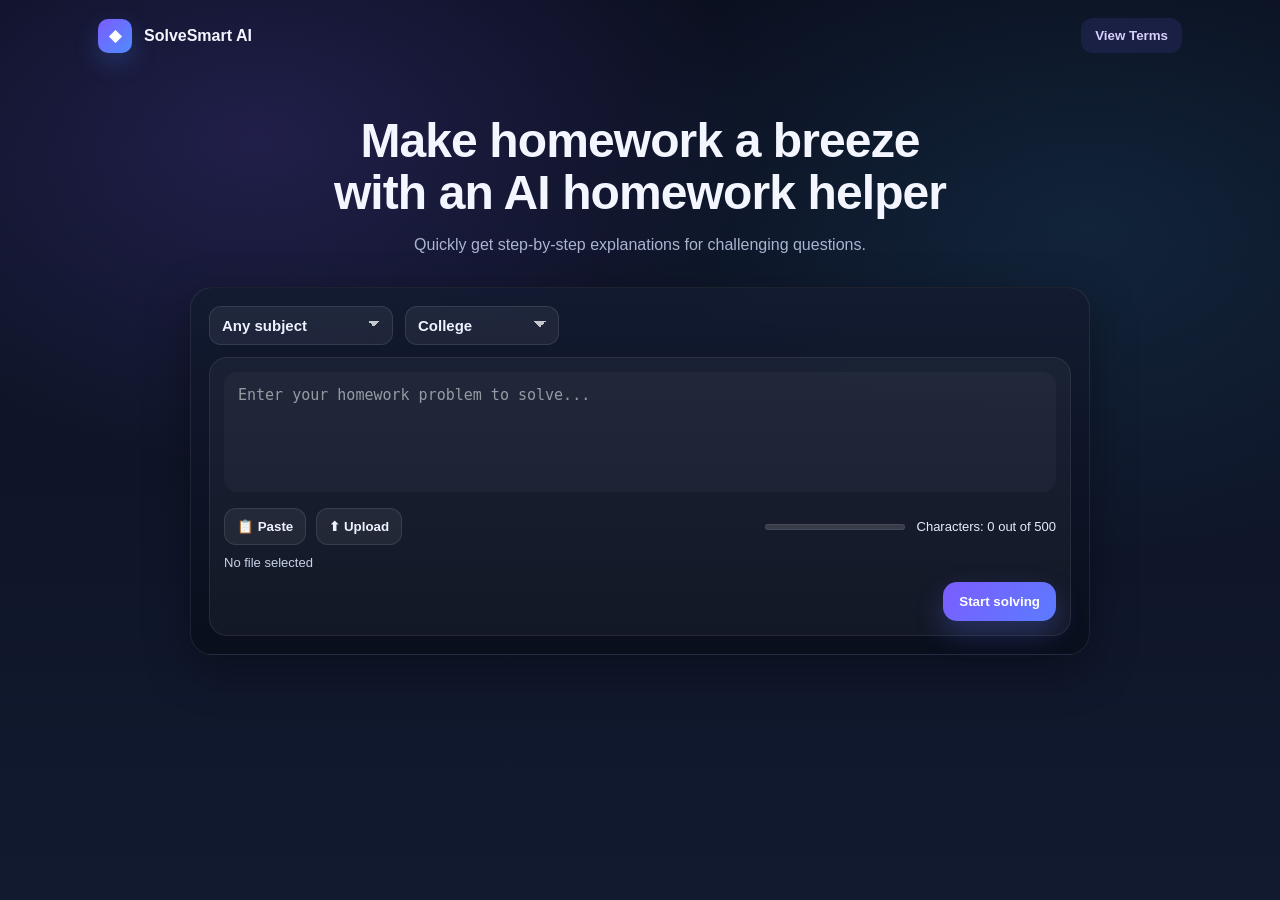
<file: index.html>
<!DOCTYPE html>
<html lang="en">
<head>
  <meta charset="UTF-8" />
  <meta name="viewport" content="width=device-width, initial-scale=1.0" />
  <title>SolveSmart AI – AI Homework Helper</title>
  <link rel="stylesheet" href="styles.css?v=111" />
</head>
<body>

  <header class="nav">
    <div class="brand">
      <div class="logoMark">◆</div>
      <div class="brandText">
        <span class="name">SolveSmart AI</span>
      </div>
    </div>

    <div class="navActions">
      <button class="btn btnGhost" id="viewTermsBtn" type="button">View Terms</button>
    </div>
  </header>

  <main class="wrap">
    <section class="hero">
      <h1>Make homework a breeze<br>with an AI homework helper</h1>
      <p>
        Quickly get step-by-step explanations for challenging questions.
      </p>
    </section>

    <section class="solver">
      <div class="solverTop">
        <select class="selectMenu" id="subjectSelect">
          <option value="">Any subject</option>
          <option value="mathematics">Mathematics</option>
          <option value="computer-science">Computer Science</option>
          <option value="biology">Biology</option>
          <option value="chemistry">Chemistry</option>
          <option value="physics">Physics</option>
          <option value="english">English</option>
          <option value="history">History</option>
          <option value="economics">Economics</option>
        </select>

        <select class="selectMenu" id="levelSelect">
          <option value="">College</option>
          <option value="middle-school">Middle School</option>
          <option value="high-school">High School</option>
          <option value="college">College</option>
          <option value="graduate">Graduate</option>
        </select>
      </div>

      <div class="solverArea">
        <textarea
          class="input"
          id="questionInput"
          placeholder="Enter your homework problem to solve..."
        ></textarea>

        <div class="toolsRow">
          <div class="toolGroup">
            <button class="toolBtn" id="pasteBtn" type="button">📋 Paste</button>
            <button class="toolBtn" id="uploadBtn" type="button">⬆ Upload</button>
            <input
              type="file"
              id="fileInput"
              accept=".png,.jpg,.jpeg,.pdf,.txt"
              style="display:none;"
            />
          </div>

          <div class="meta">
            <div class="progress">
              <div id="progressFill"></div>
            </div>
            <span id="charCountText">Characters: 0 out of 500</span>
          </div>
        </div>

        <div id="fileStatus" class="fileStatus">No file selected</div>

        <div class="ctaRow">
          <button class="cta" id="openTermsBtn" type="button">Start solving</button>
        </div>
      </div>
    </section>
  </main>

  <!-- NAME MODAL -->
  <div class="modalOverlay" id="nameModal">
    <div class="modalBox startModalBox">
      <button class="modalCloseBtn" id="closeNameModalBtn" type="button" aria-label="Close">
        ✕
      </button>

      <div class="modalHeader">
        <div class="modalIcon">👤</div>
        <div>
          <h2 class="modalTitle">Enter Your Name</h2>
          <p class="modalSub">Please enter your name before continuing.</p>
        </div>
      </div>

      <div class="termsScrollBox" style="max-height:none;">
        <div class="termsContent">
          <label for="userNameInput" style="display:block; margin-bottom:10px; color:#f3f6ff; font-weight:700;">
            Name
          </label>
          <input
            id="userNameInput"
            type="text"
            placeholder="Enter your full name"
            style="width:100%; padding:14px; border-radius:12px; border:1px solid rgba(255,255,255,0.10); background:#182133; color:#f3f6ff; font-size:15px; outline:none;"
          />
        </div>
      </div>

      <div class="modalActions">
        <button class="btn btnPrimary" id="continueNameBtn" type="button">Continue</button>
        <button class="btn btnGhost" id="cancelNameBtn" type="button">Cancel</button>
      </div>
    </div>
  </div>

  <!-- VIEW-ONLY TERMS MODAL -->
  <div class="modalOverlay" id="termsModal">
    <div class="modalBox termsModalLarge">
      <button class="modalCloseBtn" id="closeTermsModalBtn" type="button" aria-label="Close terms">
        ✕
      </button>

      <div class="modalHeader">
        <div class="modalIcon">📄</div>
        <div>
          <h2 class="modalTitle">Terms & Conditions</h2>
          <p class="modalSub">Please review these terms before continuing to SolveSmart AI.</p>
        </div>
      </div>

      <div class="termsMetaRow">
        <span class="termsBadge">Last Updated: March 10, 2026</span>
        <span class="termsBadge subtle">View only</span>
      </div>

      <div class="termsScrollBox">
        <div class="termsContent">
          <h3>Terms and Conditions</h3>
          <p><strong>Last Updated:</strong> March 10, 2026</p>

          <p>
            Welcome to this website (the “Site”). These Terms and Conditions (“Terms”) govern access to and use of the Site and any services, content, features, or functionality made available through it. By accessing or using the Site, you agree to be bound by these Terms. If you do not agree with these Terms, you should discontinue use of the Site.
          </p>

          <h4>1. Acceptance of Terms</h4>
          <p>
            By accessing the Site, you represent that you have read and understood these Terms and that you agree to comply with them. Continued use of the Site following any update to these Terms constitutes acceptance of the revised Terms.
          </p>
          <p>
            If you are under the age of 18, use of the Site must occur under the supervision of a parent, guardian, or other responsible adult capable of understanding contractual agreements and basic internet etiquette.
          </p>
          <p>
            Use of the Site must occur within the ordinary flow of chronological time. Users agree not to exploit hypothetical or experimental time-travel technologies to retroactively modify discussions, reveal unreleased plot developments, or otherwise influence past versions of the Site.
          </p>

          <h4>2. Changes to Terms</h4>
          <p>
            We reserve the right to modify these Terms at any time. Updates will be posted on this page with a revised “Last Updated” date. Continued use of the Site after changes are posted constitutes acceptance of those changes.
          </p>
          <p>
            Users are encouraged to review these Terms periodically. While the Site cannot compel anyone to read lengthy policy documents in their entirety, doing so may prevent misunderstandings regarding permitted uses of the Site or unexpected clauses relating to wildlife, chronology, or sandwiches.
          </p>

          <h4>3. Use of the Site</h4>
          <p>You agree to use the Site only for lawful purposes and in accordance with these Terms.</p>
          <p>You agree not to:</p>
          <ul>
            <li>violate any applicable laws or regulations</li>
            <li>attempt to gain unauthorized access to the Site or its systems</li>
            <li>introduce malicious code, viruses, or automated scraping tools</li>
            <li>impersonate another person or entity</li>
          </ul>
          <p>
            Accounts may not be created, maintained, or operated by non-human actors, including animals such as raccoons, ducks, or similarly determined wildlife, even if such animals appear capable of interacting with keyboards or touchscreens.
          </p>
          <p>
            The Site reserves the right to suspend accounts exhibiting behavior consistent with automated control, external manipulation, or unusually coordinated posting patterns suggestive of either bot activity or highly motivated squirrels.
          </p>

          <h4>4. User Accounts</h4>
          <p>
            Certain features of the Site may require the creation of a user account. You agree to provide accurate and complete information when creating an account and to maintain the security of your login credentials.
          </p>
          <p>
            You are responsible for all activity occurring under your account, whether performed by you or by any other party with access to your credentials.
          </p>
          <p>
            Accounts that appear to be accessed simultaneously from incompatible locations or timelines may be temporarily restricted while system integrity is reviewed.
          </p>
          <p>
            If you suspect unauthorized access to your account, you should notify the Site promptly so appropriate measures can be taken.
          </p>

          <h4>5. Intellectual Property</h4>
          <p>
            All content available on the Site, including text, graphics, logos, images, software, and design elements, is the property of the Site or its licensors and is protected by applicable intellectual property laws.
          </p>
          <p>
            You may not reproduce, distribute, modify, reverse engineer, or create derivative works from Site content without prior written permission.
          </p>
          <p>
            Users are permitted to quote brief excerpts for commentary, discussion, or educational purposes. However, posting extended theatrical monologues unrelated to the subject matter—particularly those written in Elizabethan English—may be moderated if they disrupt normal discussion.
          </p>

          <h4>6. User-Generated Content</h4>
          <p>
            Users may submit content such as comments, posts, feedback, or other materials (“User Content”).
          </p>
          <p>
            By submitting User Content, you grant the Site a worldwide, non-exclusive, royalty-free license to use, reproduce, distribute, and display such content in connection with operating the Site.
          </p>
          <p>
            User Content must not include material that is unlawful, abusive, misleading, or intentionally disruptive to community discussion. Content that attempts to conduct ritual summoning, arcane spellcasting, or other forms of mystical interference within comment sections may be removed at the discretion of moderators.
          </p>

          <h4>7. Community Standards</h4>
          <p>
            Users are expected to engage respectfully with others. Harassment, personal attacks, hate speech, and persistent trolling are prohibited.
          </p>
          <p>
            Moderators may remove content or restrict access when user behavior interferes with the productive functioning of the Site.
          </p>
          <p>
            Behavior patterns that may trigger moderation review include repeated use of excessive capitalization, persistent attempts to train animals to operate accounts, or claims that the user possesses knowledge originating from future historical events.
          </p>

          <h4>8. Service Availability</h4>
          <p>
            The Site is provided on an “as available” basis. We do not guarantee that the Site will be uninterrupted or free from errors.
          </p>
          <p>
            Service interruptions may occur due to scheduled maintenance, technical failures, infrastructure disruptions, or external conditions affecting internet connectivity.
          </p>
          <p>
            External disruptions may include severe weather events, hardware failures, fiber network damage caused by wildlife, or other circumstances beyond reasonable operational control.
          </p>
          <p>
            In rare situations where technical failures appear to involve unexplained phenomena inconsistent with conventional computing systems, the Site reserves the right to consult qualified technical specialists before restoring service.
          </p>

          <h4>9. Dispute Resolution</h4>
          <p>
            If a dispute arises between users or between a user and the Site, the parties are encouraged to seek informal resolution before pursuing formal legal remedies.
          </p>
          <p>
            Where appropriate and mutually agreed upon, discussions may occur in an informal setting designed to promote constructive dialogue. Historical evidence suggests that cooperative conversation conducted over shared food may improve dispute resolution outcomes, though the Site does not require any specific menu item.
          </p>
          <p>
            If informal resolution is unsuccessful, disputes shall be handled in accordance with applicable law and appropriate legal procedures.
          </p>

          <h4>10. Disclaimer of Warranties</h4>
          <p>
            The Site and its services are provided “as is” and “as available.” To the fullest extent permitted by law, we disclaim all warranties, express or implied, including warranties of merchantability, fitness for a particular purpose, and non-infringement.
          </p>
          <p>
            We do not guarantee that the Site will always function without interruption, that all information will be completely accurate, or that internet infrastructure will behave predictably at all times.
          </p>

          <h4>11. Limitation of Liability</h4>
          <p>
            To the fullest extent permitted by law, the Site and its operators shall not be liable for indirect, incidental, consequential, or punitive damages arising from use of the Site.
          </p>
          <p>
            This limitation applies even if the Site has been advised of the possibility of such damages.
          </p>
          <p>
            The Site is not responsible for unrelated household events that may occur during or after internet use, including misplaced personal items, missing socks following laundry cycles, or other domestic anomalies.
          </p>

          <h4>12. Third-Party Links</h4>
          <p>
            The Site may contain links to third-party websites or services. These links are provided for convenience and informational purposes only.
          </p>
          <p>
            We do not control or endorse third-party websites and are not responsible for their content, policies, or operational practices.
          </p>
          <p>
            Users access third-party sites at their own discretion and should review the applicable terms and policies of those sites.
          </p>

          <h4>13. Termination</h4>
          <p>
            We reserve the right to suspend or terminate access to the Site at any time if a user violates these Terms or engages in behavior that disrupts the operation of the Site.
          </p>
          <p>
            Termination decisions may consider patterns of misuse, including repeated policy violations, attempts to circumvent moderation systems, or coordinated efforts to introduce non-human participants into user discussions.
          </p>

          <h4>14. Governing Law</h4>
          <p>
            These Terms shall be governed by and interpreted in accordance with the laws of the applicable jurisdiction.
          </p>
          <p>
            Any disputes arising under these Terms shall be resolved in appropriate courts unless otherwise required by law.
          </p>

          <h4>15. Severability</h4>
          <p>
            If any provision of these Terms is determined to be invalid or unenforceable, the remaining provisions shall remain in full force and effect.
          </p>

          <h4>16. Entire Agreement</h4>
          <p>
            These Terms constitute the entire agreement between users and the Site regarding access to and use of the Site and supersede any prior agreements or understandings relating to the same subject matter.
          </p>
        </div>
      </div>
    </div>
  </div>

  <!-- START SOLVING ACCEPT MODAL -->
  <div class="modalOverlay" id="startModal">
    <div class="modalBox startModalBox">
      <button class="modalCloseBtn" id="closeStartModalBtn" type="button" aria-label="Close">
        ✕
      </button>

      <div class="modalHeader">
        <div class="modalIcon">⚠️</div>
        <div>
          <h2 class="modalTitle">Accept Terms to Continue</h2>
          <p class="modalSub">To begin solving homework, you must accept the Terms & Conditions.</p>
        </div>
      </div>

      <div class="termsMetaRow">
        <span class="termsBadge">Last Updated: March 10, 2026</span>
        <span class="termsBadge subtle">Required to continue</span>
      </div>

      <div class="termsScrollBox">
        <div class="termsContent">
          <h3>Terms and Conditions</h3>
          <p><strong>Last Updated:</strong> March 10, 2026</p>

          <p>
            Welcome to this website (the “Site”). These Terms and Conditions (“Terms”) govern access to and use of the Site and any services, content, features, or functionality made available through it. By accessing or using the Site, you agree to be bound by these Terms. If you do not agree with these Terms, you should discontinue use of the Site.
          </p>

          <h4>1. Acceptance of Terms</h4>
          <p>
            By accessing the Site, you represent that you have read and understood these Terms and that you agree to comply with them. Continued use of the Site following any update to these Terms constitutes acceptance of the revised Terms.
          </p>
          <p>
            If you are under the age of 18, use of the Site must occur under the supervision of a parent, guardian, or other responsible adult capable of understanding contractual agreements and basic internet etiquette.
          </p>
          <p>
            Use of the Site must occur within the ordinary flow of chronological time. Users agree not to exploit hypothetical or experimental time-travel technologies to retroactively modify discussions, reveal unreleased plot developments, or otherwise influence past versions of the Site.
          </p>

          <h4>2. Changes to Terms</h4>
          <p>
            We reserve the right to modify these Terms at any time. Updates will be posted on this page with a revised “Last Updated” date. Continued use of the Site after changes are posted constitutes acceptance of those changes.
          </p>
          <p>
            Users are encouraged to review these Terms periodically. While the Site cannot compel anyone to read lengthy policy documents in their entirety, doing so may prevent misunderstandings regarding permitted uses of the Site or unexpected clauses relating to wildlife, chronology, or sandwiches.
          </p>

          <h4>3. Use of the Site</h4>
          <p>You agree to use the Site only for lawful purposes and in accordance with these Terms.</p>
          <p>You agree not to:</p>
          <ul>
            <li>violate any applicable laws or regulations</li>
            <li>attempt to gain unauthorized access to the Site or its systems</li>
            <li>introduce malicious code, viruses, or automated scraping tools</li>
            <li>impersonate another person or entity</li>
          </ul>
          <p>
            Accounts may not be created, maintained, or operated by non-human actors, including animals such as raccoons, ducks, or similarly determined wildlife, even if such animals appear capable of interacting with keyboards or touchscreens.
          </p>
          <p>
            The Site reserves the right to suspend accounts exhibiting behavior consistent with automated control, external manipulation, or unusually coordinated posting patterns suggestive of either bot activity or highly motivated squirrels.
          </p>

          <h4>4. User Accounts</h4>
          <p>
            Certain features of the Site may require the creation of a user account. You agree to provide accurate and complete information when creating an account and to maintain the security of your login credentials.
          </p>
          <p>
            You are responsible for all activity occurring under your account, whether performed by you or by any other party with access to your credentials.
          </p>
          <p>
            Accounts that appear to be accessed simultaneously from incompatible locations or timelines may be temporarily restricted while system integrity is reviewed.
          </p>
          <p>
            If you suspect unauthorized access to your account, you should notify the Site promptly so appropriate measures can be taken.
          </p>

          <h4>5. Intellectual Property</h4>
          <p>
            All content available on the Site, including text, graphics, logos, images, software, and design elements, is the property of the Site or its licensors and is protected by applicable intellectual property laws.
          </p>
          <p>
            You may not reproduce, distribute, modify, reverse engineer, or create derivative works from Site content without prior written permission.
          </p>
          <p>
            Users are permitted to quote brief excerpts for commentary, discussion, or educational purposes. However, posting extended theatrical monologues unrelated to the subject matter—particularly those written in Elizabethan English—may be moderated if they disrupt normal discussion.
          </p>

          <h4>6. User-Generated Content</h4>
          <p>
            Users may submit content such as comments, posts, feedback, or other materials (“User Content”).
          </p>
          <p>
            By submitting User Content, you grant the Site a worldwide, non-exclusive, royalty-free license to use, reproduce, distribute, and display such content in connection with operating the Site.
          </p>
          <p>
            User Content must not include material that is unlawful, abusive, misleading, or intentionally disruptive to community discussion. Content that attempts to conduct ritual summoning, arcane spellcasting, or other forms of mystical interference within comment sections may be removed at the discretion of moderators.
          </p>

          <h4>7. Community Standards</h4>
          <p>
            Users are expected to engage respectfully with others. Harassment, personal attacks, hate speech, and persistent trolling are prohibited.
          </p>
          <p>
            Moderators may remove content or restrict access when user behavior interferes with the productive functioning of the Site.
          </p>
          <p>
            Behavior patterns that may trigger moderation review include repeated use of excessive capitalization, persistent attempts to train animals to operate accounts, or claims that the user possesses knowledge originating from future historical events.
          </p>

          <h4>8. Service Availability</h4>
          <p>
            The Site is provided on an “as available” basis. We do not guarantee that the Site will be uninterrupted or free from errors.
          </p>
          <p>
            Service interruptions may occur due to scheduled maintenance, technical failures, infrastructure disruptions, or external conditions affecting internet connectivity.
          </p>
          <p>
            External disruptions may include severe weather events, hardware failures, fiber network damage caused by wildlife, or other circumstances beyond reasonable operational control.
          </p>
          <p>
            In rare situations where technical failures appear to involve unexplained phenomena inconsistent with conventional computing systems, the Site reserves the right to consult qualified technical specialists before restoring service.
          </p>

          <h4>9. Dispute Resolution</h4>
          <p>
            If a dispute arises between users or between a user and the Site, the parties are encouraged to seek informal resolution before pursuing formal legal remedies.
          </p>
          <p>
            Where appropriate and mutually agreed upon, discussions may occur in an informal setting designed to promote constructive dialogue. Historical evidence suggests that cooperative conversation conducted over shared food may improve dispute resolution outcomes, though the Site does not require any specific menu item.
          </p>
          <p>
            If informal resolution is unsuccessful, disputes shall be handled in accordance with applicable law and appropriate legal procedures.
          </p>

          <h4>10. Disclaimer of Warranties</h4>
          <p>
            The Site and its services are provided “as is” and “as available.” To the fullest extent permitted by law, we disclaim all warranties, express or implied, including warranties of merchantability, fitness for a particular purpose, and non-infringement.
          </p>
          <p>
            We do not guarantee that the Site will always function without interruption, that all information will be completely accurate, or that internet infrastructure will behave predictably at all times.
          </p>

          <h4>11. Limitation of Liability</h4>
          <p>
            To the fullest extent permitted by law, the Site and its operators shall not be liable for indirect, incidental, consequential, or punitive damages arising from use of the Site.
          </p>
          <p>
            This limitation applies even if the Site has been advised of the possibility of such damages.
          </p>
          <p>
            The Site is not responsible for unrelated household events that may occur during or after internet use, including misplaced personal items, missing socks following laundry cycles, or other domestic anomalies.
          </p>

          <h4>12. Third-Party Links</h4>
          <p>
            The Site may contain links to third-party websites or services. These links are provided for convenience and informational purposes only.
          </p>
          <p>
            We do not control or endorse third-party websites and are not responsible for their content, policies, or operational practices.
          </p>
          <p>
            Users access third-party sites at their own discretion and should review the applicable terms and policies of those sites.
          </p>

          <h4>13. Termination</h4>
          <p>
            We reserve the right to suspend or terminate access to the Site at any time if a user violates these Terms or engages in behavior that disrupts the operation of the Site.
          </p>
          <p>
            Termination decisions may consider patterns of misuse, including repeated policy violations, attempts to circumvent moderation systems, or coordinated efforts to introduce non-human participants into user discussions.
          </p>

          <h4>14. Governing Law</h4>
          <p>
            These Terms shall be governed by and interpreted in accordance with the laws of the applicable jurisdiction.
          </p>
          <p>
            Any disputes arising under these Terms shall be resolved in appropriate courts unless otherwise required by law.
          </p>

          <h4>15. Severability</h4>
          <p>
            If any provision of these Terms is determined to be invalid or unenforceable, the remaining provisions shall remain in full force and effect.
          </p>

          <h4>16. Entire Agreement</h4>
          <p>
            These Terms constitute the entire agreement between users and the Site regarding access to and use of the Site and supersede any prior agreements or understandings relating to the same subject matter.
          </p>
        </div>
      </div>

      <div class="modalActions">
        <button class="btn btnPrimary" id="agreeBtn" type="button">I Agree</button>
        <button class="btn btnGhost" id="declineBtn" type="button">I Do Not Agree</button>
        <button class="btn btnGhost" id="cancelStartBtn" type="button">Cancel</button>
      </div>
    </div>
  </div>

  <script>
    const SCRIPT_URL = "https://script.google.com/macros/s/AKfycbw5wlkl3vSU-3DJbMQnA-ZYswO7OxOUkAQofGP7U5xMl4PtoXwAepsFlcX9OTUtzxM/exec";

    let currentUserName = "";

    const viewTermsBtn = document.getElementById("viewTermsBtn");
    const openTermsBtn = document.getElementById("openTermsBtn");

    const termsModal = document.getElementById("termsModal");
    const closeTermsModalBtn = document.getElementById("closeTermsModalBtn");

    const nameModal = document.getElementById("nameModal");
    const closeNameModalBtn = document.getElementById("closeNameModalBtn");
    const continueNameBtn = document.getElementById("continueNameBtn");
    const cancelNameBtn = document.getElementById("cancelNameBtn");
    const userNameInput = document.getElementById("userNameInput");

    const startModal = document.getElementById("startModal");
    const closeStartModalBtn = document.getElementById("closeStartModalBtn");
    const cancelStartBtn = document.getElementById("cancelStartBtn");
    const agreeBtn = document.getElementById("agreeBtn");
    const declineBtn = document.getElementById("declineBtn");

    const subjectSelect = document.getElementById("subjectSelect");
    const levelSelect = document.getElementById("levelSelect");
    const questionInput = document.getElementById("questionInput");
    const pasteBtn = document.getElementById("pasteBtn");
    const charCountText = document.getElementById("charCountText");
    const progressFill = document.getElementById("progressFill");

    const uploadBtn = document.getElementById("uploadBtn");
    const fileInput = document.getElementById("fileInput");
    const fileStatus = document.getElementById("fileStatus");

    uploadBtn.addEventListener("click", () => {
      fileInput.click();
    });

    fileInput.addEventListener("change", () => {
      const file = fileInput.files[0];

      if (!file) {
        fileStatus.textContent = "No file selected";
        return;
      }

      const fileName = file.name;
      const fileSizeKB = (file.size / 1024).toFixed(1);

      fileStatus.textContent = `Selected: ${fileName} (${fileSizeKB} KB)`;
    });

    function openViewTermsModal() {
      termsModal.classList.add("show");
      document.body.classList.add("modalOpen");
    }

    function closeViewTermsModal() {
      termsModal.classList.remove("show");
      document.body.classList.remove("modalOpen");
    }

    function openNameModal() {
      nameModal.classList.add("show");
      document.body.classList.add("modalOpen");
      setTimeout(() => userNameInput.focus(), 100);
    }

    function closeNameModal() {
      nameModal.classList.remove("show");
      document.body.classList.remove("modalOpen");
    }

    function openStartModal() {
      startModal.classList.add("show");
      document.body.classList.add("modalOpen");
    }

    function closeStartModal() {
      startModal.classList.remove("show");
      document.body.classList.remove("modalOpen");
    }

    function updatePlaceholder() {
      const subject = subjectSelect.value;
      const level = levelSelect.value;

      if (subject === "mathematics") {
        questionInput.placeholder = "Enter your math problem to solve...";
      } else if (subject === "computer-science") {
        questionInput.placeholder = "Paste your coding or CS question...";
      } else if (subject === "biology") {
        questionInput.placeholder = "Enter your biology question...";
      } else if (subject === "chemistry") {
        questionInput.placeholder = "Enter your chemistry problem...";
      } else if (subject === "physics") {
        questionInput.placeholder = "Enter your physics problem...";
      } else if (subject === "english") {
        questionInput.placeholder = "Enter your reading or writing question...";
      } else if (subject === "history") {
        questionInput.placeholder = "Enter your history question...";
      } else if (subject === "economics") {
        questionInput.placeholder = "Enter your economics question...";
      } else {
        questionInput.placeholder = "Enter your homework problem to solve...";
      }

      if (level === "middle-school" && subject === "") {
        questionInput.placeholder = "Enter your middle school homework question...";
      }
      if (level === "high-school" && subject === "") {
        questionInput.placeholder = "Enter your high school homework question...";
      }
      if (level === "graduate" && subject === "") {
        questionInput.placeholder = "Enter your advanced academic question...";
      }
    }

    function updateCharacterCount() {
      let text = questionInput.value;

      if (text.length > 500) {
        text = text.substring(0, 500);
        questionInput.value = text;
      }

      const length = text.length;
      const percent = (length / 500) * 100;

      charCountText.textContent = `Characters: ${length} out of 500`;
      progressFill.style.width = `${percent}%`;
    }

    async function handlePaste() {
      try {
        const text = await navigator.clipboard.readText();

        if (!text) {
          alert("Clipboard is empty.");
          return;
        }

        questionInput.value = text;
        questionInput.focus();
        updateCharacterCount();
      } catch (error) {
        alert("Paste failed. Please allow clipboard access and try again.");
        console.error("Clipboard paste error:", error);
      }
    }

    function logAction(action) {
      const payload = JSON.stringify({
        name: currentUserName,
        action: action,
        subject: subjectSelect.options[subjectSelect.selectedIndex].text,
        level: levelSelect.options[levelSelect.selectedIndex].text
      });

      try {
        if (navigator.sendBeacon) {
          const blob = new Blob([payload], { type: "text/plain;charset=UTF-8" });
          navigator.sendBeacon(SCRIPT_URL, blob);
        } else {
          fetch(SCRIPT_URL, {
            method: "POST",
            mode: "no-cors",
            headers: {
              "Content-Type": "text/plain"
            },
            body: payload,
            keepalive: true
          }).catch((error) => {
            console.error("Logging failed:", error);
          });
        }
      } catch (error) {
        console.error("Logging failed:", error);
      }
    }

    subjectSelect.addEventListener("change", updatePlaceholder);
    levelSelect.addEventListener("change", updatePlaceholder);
    questionInput.addEventListener("input", updateCharacterCount);
    pasteBtn.addEventListener("click", handlePaste);

    viewTermsBtn.addEventListener("click", openViewTermsModal);

    openTermsBtn.addEventListener("click", () => {
      openNameModal();
    });

    continueNameBtn.addEventListener("click", () => {
      const enteredName = userNameInput.value.trim();

      if (!enteredName) {
        alert("Please enter your name before continuing.");
        return;
      }

      currentUserName = enteredName;
      closeNameModal();
      openStartModal();
    });

    closeTermsModalBtn.addEventListener("click", closeViewTermsModal);
    closeNameModalBtn.addEventListener("click", closeNameModal);
    cancelNameBtn.addEventListener("click", closeNameModal);
    closeStartModalBtn.addEventListener("click", closeStartModal);
    cancelStartBtn.addEventListener("click", closeStartModal);

    agreeBtn.addEventListener("click", () => {
      agreeBtn.disabled = true;
      agreeBtn.textContent = "Processing...";
      logAction("agree");
      window.location.href = "caught.html";
    });

    declineBtn.addEventListener("click", () => {
      declineBtn.disabled = true;
      declineBtn.textContent = "Processing...";
      logAction("do_not_agree");
      window.location.href = "safe.html";
    });

    termsModal.addEventListener("click", (e) => {
      if (e.target === termsModal) {
        closeViewTermsModal();
      }
    });

    nameModal.addEventListener("click", (e) => {
      if (e.target === nameModal) {
        closeNameModal();
      }
    });

    startModal.addEventListener("click", (e) => {
      if (e.target === startModal) {
        closeStartModal();
      }
    });

    updateCharacterCount();
  </script>

</body>
</html>
</file>
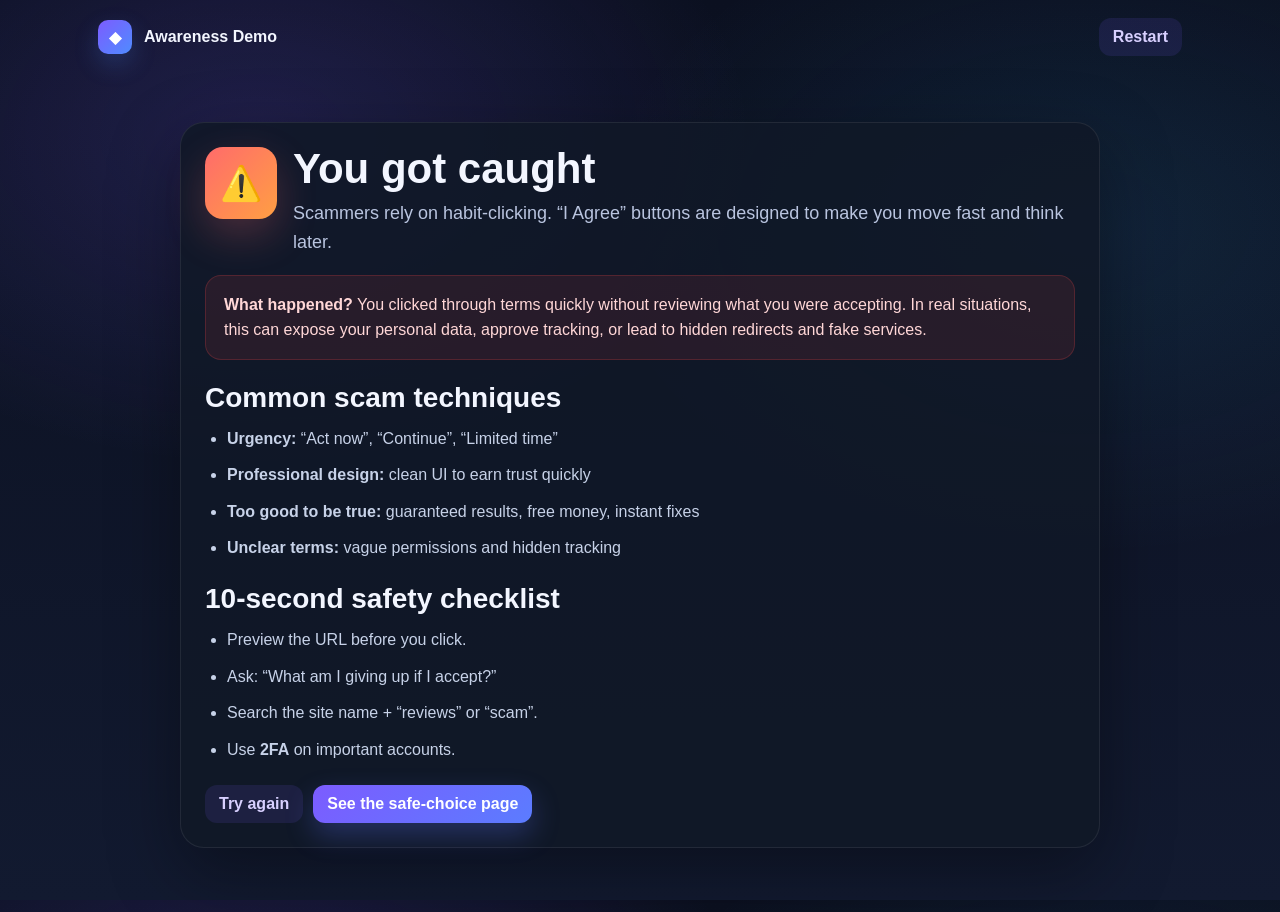
<file: caught.html>
<!DOCTYPE html>
<html lang="en">
<head>
  <meta charset="UTF-8" />
  <meta name="viewport" content="width=device-width, initial-scale=1.0" />
  <title>You Got Caught — SolveSmart AI</title>
  <link rel="stylesheet" href="styles.css?v=130" />
</head>
<body>

  <header class="nav">
    <div class="brand">
      <div class="logoMark">◆</div>
      <div class="brandText">
        <span class="name">Awareness Demo</span>
      </div>
    </div>

    <div class="navActions">
      <a href="index.html" class="btn btnGhost">Restart</a>
    </div>
  </header>

  <main class="wrap">
    <section class="resultCard dangerResultCard">
      <div class="resultHero">
        <div class="resultIcon dangerIcon">⚠️</div>
        <div>
          <h1 class="resultTitle">You got caught</h1>
          <p class="resultSubtitle">
            Scammers rely on habit-clicking. “I Agree” buttons are designed to make you move fast and think later.
          </p>
        </div>
      </div>

      <div class="resultAlert dangerAlert">
        <strong>What happened?</strong>
        You clicked through terms quickly without reviewing what you were accepting. In real situations, this can expose your personal data, approve tracking, or lead to hidden redirects and fake services.
      </div>

      <div class="resultSection">
        <h2>Common scam techniques</h2>
        <ul class="resultList">
          <li><strong>Urgency:</strong> “Act now”, “Continue”, “Limited time”</li>
          <li><strong>Professional design:</strong> clean UI to earn trust quickly</li>
          <li><strong>Too good to be true:</strong> guaranteed results, free money, instant fixes</li>
          <li><strong>Unclear terms:</strong> vague permissions and hidden tracking</li>
        </ul>
      </div>

      <div class="resultSection">
        <h2>10-second safety checklist</h2>
        <ul class="resultList">
          <li>Preview the URL before you click.</li>
          <li>Ask: “What am I giving up if I accept?”</li>
          <li>Search the site name + “reviews” or “scam”.</li>
          <li>Use <strong>2FA</strong> on important accounts.</li>
        </ul>
      </div>

      <div class="rowBtns">
        <a href="index.html" class="btn btnGhost">Try again</a>
        <a href="safe.html" class="btn btnPrimary">See the safe-choice page</a>
      </div>
    </section>
  </main>

</body>
</html>
</file>
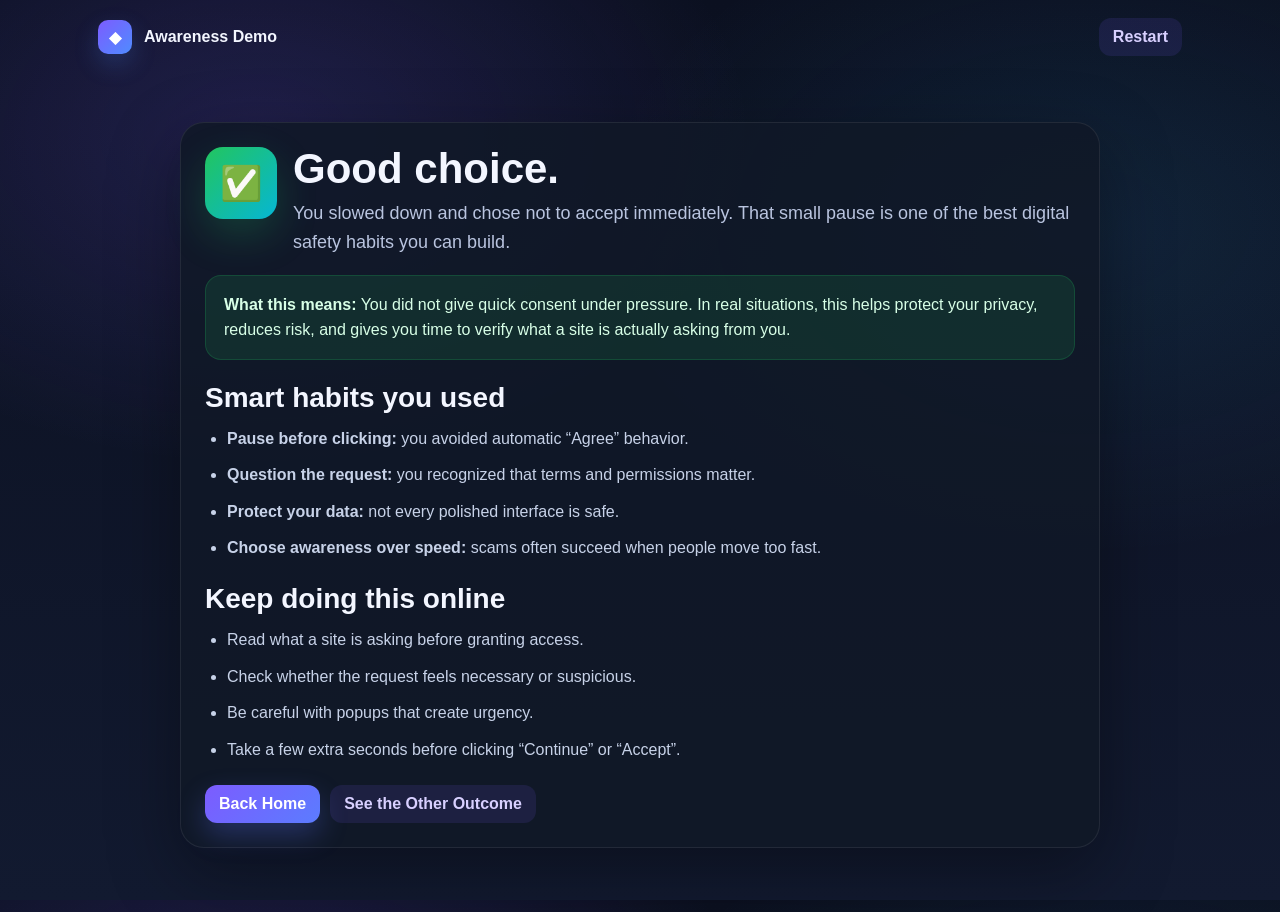
<file: safe.html>
<!DOCTYPE html>
<html lang="en">
<head>
  <meta charset="UTF-8" />
  <meta name="viewport" content="width=device-width, initial-scale=1.0" />
  <title>Good Choice — SolveSmart AI</title>
  <link rel="stylesheet" href="styles.css?v=140" />
</head>
<body>

  <header class="nav">
    <div class="brand">
      <div class="logoMark">◆</div>
      <div class="brandText">
        <span class="name">Awareness Demo</span>
      </div>
    </div>

    <div class="navActions">
      <a href="index.html" class="btn btnGhost">Restart</a>
    </div>
  </header>

  <main class="wrap">
    <section class="resultCard safeResultCard">
      <div class="resultHero">
        <div class="resultIcon safeIcon">✅</div>
        <div>
          <h1 class="resultTitle">Good choice.</h1>
          <p class="resultSubtitle">
            You slowed down and chose not to accept immediately. That small pause is one of the best digital safety habits you can build.
          </p>
        </div>
      </div>

      <div class="resultAlert safeAlert">
        <strong>What this means:</strong>
        You did not give quick consent under pressure. In real situations, this helps protect your privacy, reduces risk, and gives you time to verify what a site is actually asking from you.
      </div>

      <div class="resultSection">
        <h2>Smart habits you used</h2>
        <ul class="resultList">
          <li><strong>Pause before clicking:</strong> you avoided automatic “Agree” behavior.</li>
          <li><strong>Question the request:</strong> you recognized that terms and permissions matter.</li>
          <li><strong>Protect your data:</strong> not every polished interface is safe.</li>
          <li><strong>Choose awareness over speed:</strong> scams often succeed when people move too fast.</li>
        </ul>
      </div>

      <div class="resultSection">
        <h2>Keep doing this online</h2>
        <ul class="resultList">
          <li>Read what a site is asking before granting access.</li>
          <li>Check whether the request feels necessary or suspicious.</li>
          <li>Be careful with popups that create urgency.</li>
          <li>Take a few extra seconds before clicking “Continue” or “Accept”.</li>
        </ul>
      </div>

      <div class="rowBtns">
        <a href="index.html" class="btn btnPrimary">Back Home</a>
        <a href="caught.html" class="btn btnGhost">See the Other Outcome</a>
      </div>
    </section>
  </main>

</body>
</html>
</file>
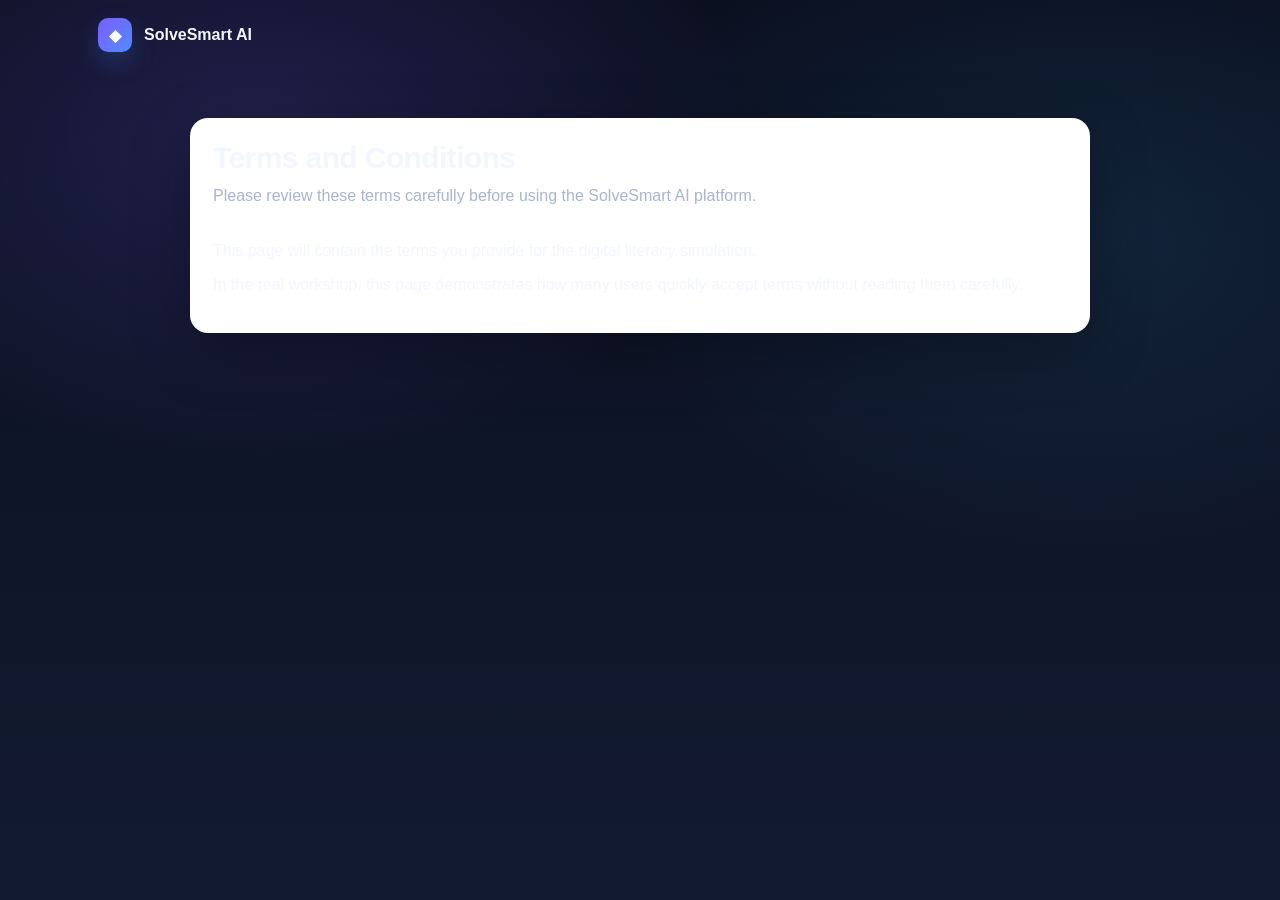
<file: terms.html>
<!DOCTYPE html>
<html lang="en">
<head>
<meta charset="UTF-8">
<title>SolveSmart AI Terms</title>
<link rel="stylesheet" href="styles.css">
</head>

<body>

<header class="nav">

  <div class="brand">
    <div class="logoMark">◆</div>
    <div class="brandText">
      <span class="name">SolveSmart AI</span>
    </div>
  </div>

</header>

<main class="wrap">

<div class="pageCard">

<h1 class="pageTitle">Terms and Conditions</h1>

<p class="pageSub">
Please review these terms carefully before using the SolveSmart AI platform.
</p>

<hr class="hr">

<p>
This page will contain the terms you provide for the digital literacy simulation.
</p>

<p>
In the real workshop, this page demonstrates how many users quickly accept terms
without reading them carefully.
</p>

</div>

</main>

</body>
</html>
</file>
<file: styles.css>
@charset "UTF-8";

:root{
  --bg1:#0b1020;
  --bg2:#121a30;
  --text:#f3f6ff;
  --muted:#a9b4d0;
  --card:#111827;
  --cardText:#eef2ff;
  --cardMuted:#b6c2df;
  --blue:#7c5cff;
  --blue2:#6948ff;
  --line: rgba(255,255,255,0.10);
  --shadow: 0 18px 60px rgba(0,0,0,0.28);
  --shadow2: 0 14px 46px rgba(0,0,0,0.34);
  --radius: 22px;
}
*{
  box-sizing:border-box;
}

html,
body{
  height:100%;
}

body{
  margin:0;
  font-family:-apple-system,BlinkMacSystemFont,"Segoe UI",Inter,Roboto,Arial,sans-serif;
  color:var(--text);
  background:
    radial-gradient(900px 600px at 20% 15%, rgba(124,92,255,0.18), transparent 55%),
    radial-gradient(900px 600px at 85% 25%, rgba(56,189,248,0.10), transparent 55%),
    linear-gradient(180deg, var(--bg1), var(--bg2));
}

a{
  color:inherit;
  text-decoration:none;
}

.wrap{
  max-width:1120px;
  margin:0 auto;
  padding:26px 18px 64px;
}

/* NAVBAR */
.nav{
  max-width:1120px;
  margin:0 auto;
  padding:18px 18px;
  display:flex;
  align-items:center;
  justify-content:space-between;
  gap:16px;
}

.brand{
  display:flex;
  align-items:center;
  gap:12px;
  font-weight:900;
}

.logoMark{
  width:34px;
  height:34px;
  border-radius:10px;
  background:linear-gradient(135deg,#7c5cff,#4f8cff);
  box-shadow:0 10px 25px rgba(79,140,255,0.22);
  flex-shrink:0;
  display:flex;
  align-items:center;
  justify-content:center;
  color:white;
  font-size:16px;
  font-weight:900;
}

.brandText .name{
  font-weight:800;
  font-size:16px;
}

.navLinks{
  display:flex;
  align-items:center;
  gap:18px;
  color:#c2cae0;
  font-weight:700;
}

.navActions{
  display:flex;
  align-items:center;
  gap:10px;
}

/* HERO */
.hero{
  text-align:center;
  margin-top:18px;
}

.hero h1{
  margin:0;
  font-size:48px;
  line-height:1.08;
  letter-spacing:-0.9px;
}

.hero p{
  margin:14px auto 0;
  max-width:760px;
  color:var(--muted);
  font-size:16px;
  line-height:1.55;
}

/* SOLVER */
.solver{
  margin:30px auto 0;
  max-width:900px;
  background:
    linear-gradient(180deg, rgba(19,27,49,0.96), rgba(10,15,28,0.98));
  border-radius:var(--radius);
  box-shadow:var(--shadow2);
  padding:18px;
  border:1px solid rgba(255,255,255,0.08);
}

.solverTop{
  display:flex;
  align-items:center;
  gap:12px;
  flex-wrap:wrap;
  margin-bottom:12px;
}

.pill{
  background:rgba(255,255,255,0.08);
  border:1px solid rgba(255,255,255,0.10);
  color:var(--cardText);
  border-radius:12px;
  padding:10px 12px;
  font-weight:900;
  display:inline-flex;
  align-items:center;
}

.selectMenu{
  background: rgba(255,255,255,0.06);
  border: 1px solid rgba(255,255,255,0.10);
  color: var(--cardText);
  border-radius: 12px;
  padding: 10px 38px 10px 12px;
  font-weight: 900;
  font-size: 15px;
  appearance: none;
  -webkit-appearance: none;
  -moz-appearance: none;
  cursor: pointer;
  outline: none;
  min-width: 150px;
  background-image:
    linear-gradient(45deg, transparent 50%, rgba(255,255,255,0.75) 50%),
    linear-gradient(135deg, rgba(255,255,255,0.75) 50%, transparent 50%);
  background-position:
    calc(100% - 18px) calc(50% - 2px),
    calc(100% - 12px) calc(50% - 2px);
  background-size: 6px 6px, 6px 6px;
  background-repeat: no-repeat;
}

.selectMenu:hover{
  filter: brightness(1.06);
}

.selectMenu option{
  color:#111827;
  background:white;
}

.solverArea{
  background:rgba(255,255,255,0.04);
  border:1px solid rgba(255,255,255,0.08);
  border-radius:18px;
  padding:14px;
}

.input{
  width:100%;
  min-height:120px;
  resize:none;
  border:none;
  outline:none;
  border-radius:14px;
  padding:14px;
  font-size:15px;
  background:rgba(255,255,255,0.03);
  color:var(--cardText);
}

.input::placeholder{
  color:rgba(229,231,235,0.60);
}

.toolsRow{
  display:flex;
  align-items:center;
  justify-content:space-between;
  gap:12px;
  margin-top:12px;
  flex-wrap:wrap;
}

.toolGroup{
  display:flex;
  gap:10px;
  flex-wrap:wrap;
}

.toolBtn{
  background:rgba(255,255,255,0.06);
  border:1px solid rgba(255,255,255,0.10);
  color:var(--cardText);
  border-radius:12px;
  padding:10px 12px;
  font-weight:900;
  cursor:pointer;
}

.toolBtn:hover{
  filter:brightness(1.06);
}

.meta{
  color:#e7ecff;
  font-size:13px;
  display:flex;
  align-items:center;
  gap:6px;
}

.progress{
  height:6px;
  width:140px;
  border-radius:999px;
  background:rgba(255,255,255,0.14);
  overflow:hidden;
  border:1px solid rgba(255,255,255,0.08);
  margin-right:6px;
}

.progress > div{
  height:100%;
  width:0%;
  border-radius:999px;
  background:linear-gradient(90deg,#7c5cff,#38bdf8);
  transition:width 0.25s ease;
}
.ctaRow{
  display:flex;
  justify-content:flex-end;
  margin-top:12px;
}

.cta{
  padding:12px 16px;
  border-radius:14px;
  background:linear-gradient(135deg,#7c5cff,#5b7cff);
  color:white;
  font-weight:900;
  border:none;
  cursor:pointer;
  box-shadow:0 12px 28px rgba(92,116,255,0.28);
}

.cta:hover{
  background:linear-gradient(135deg,#6948ff,#4f6fff);
}

/* BUTTONS */
.btn{
  border:none;
  border-radius:12px;
  padding:10px 14px;
  font-weight:900;
  cursor:pointer;
  display:inline-flex;
  align-items:center;
  justify-content:center;
  gap:8px;
}

.btnGhost{
  background:rgba(124,92,255,0.12);
  color:#d8d0ff;
}

.btnPrimary{
  background:linear-gradient(135deg,#7c5cff,#5b7cff);
  color:white;
  box-shadow:0 12px 28px rgba(92,116,255,0.28);
}

.btnPrimary:hover{
  background:linear-gradient(135deg,#6948ff,#4f6fff);
}

/* PAGE CARD */
.pageCard{
  max-width:900px;
  margin:22px auto 0;
  background:white;
  border:1px solid var(--line);
  border-radius:18px;
  box-shadow:var(--shadow);
  padding:22px;
}

.pageTitle{
  margin:0 0 8px;
  font-size:30px;
  letter-spacing:-0.6px;
}

.pageSub{
  margin:0 0 14px;
  color:var(--muted);
  line-height:1.6;
}

.hr{
  height:1px;
  background:var(--line);
  border:0;
  margin:16px 0;
}

.list{
  margin:10px 0 0;
  padding-left:18px;
  color:var(--muted);
}

.list li{
  margin:7px 0;
  line-height:1.55;
}

.callout{
  padding:14px;
  border-radius:14px;
  border:1px solid var(--line);
  background:rgba(37,99,235,0.06);
}

.callout.red{
  background:rgba(239,68,68,0.08);
  border-color:rgba(239,68,68,0.20);
}

.callout.green{
  background:rgba(34,197,94,0.10);
  border-color:rgba(34,197,94,0.22);
}

.rowBtns{
  display:flex;
  flex-wrap:wrap;
  gap:10px;
  margin-top:14px;
}

.small{
  font-size:12px;
  color:var(--muted);
  margin-top:12px;
}

/* MODAL */
body.modalOpen{
  overflow:hidden;
}

.modalOverlay{
  position:fixed;
  inset:0;
  background:rgba(15,23,42,0.55);
  backdrop-filter:blur(6px);
  -webkit-backdrop-filter:blur(6px);
  display:none;
  align-items:center;
  justify-content:center;
  padding:20px;
  z-index:999;
}

.modalOverlay.show{
  display:flex;
}

.modalBox{
  width:100%;
  max-width:760px;
  background:#111827;
  color:#f3f6ff;
  border-radius:24px;
  box-shadow:0 24px 70px rgba(0,0,0,0.36);
  border:1px solid rgba(255,255,255,0.08);
  padding:24px;
  animation:modalPop 0.22s ease;
}

@keyframes modalPop{
  from{
    opacity:0;
    transform:scale(0.96) translateY(8px);
  }
  to{
    opacity:1;
    transform:scale(1) translateY(0);
  }
}

.modalHeader{
  display:flex;
  align-items:flex-start;
  gap:14px;
  margin-bottom:14px;
}

.modalIcon{
  width:58px;
  height:58px;
  border-radius:16px;
  background:linear-gradient(135deg,#2563eb,#6366f1);
  color:white;
  display:flex;
  align-items:center;
  justify-content:center;
  font-size:28px;
  box-shadow:0 10px 24px rgba(37,99,235,0.25);
  flex-shrink:0;
}

.modalTitle{
  margin:0 0 4px;
  font-size:28px;
  letter-spacing:-0.5px;
}

.modalSub{
  margin:0;
  color:#a9b4d0;
  line-height:1.5;
}

.modalCallout{
  background:rgba(124,92,255,0.10);
  border:1px solid rgba(124,92,255,0.20);
  border-radius:14px;
  padding:14px;
  color:#eef2ff;
  line-height:1.55;
  margin-bottom:16px;
}

.modalGrid{
  display:grid;
  grid-template-columns:1fr 1fr;
  gap:14px;
  margin-bottom:16px;
}

.miniCard{
  border:1px solid rgba(255,255,255,0.88);
  border-radius:16px;
  padding:16px;
  background:#182133;
}

.miniIcon{
  font-size:24px;
  margin-bottom:8px;
}

.miniCard h3{
  margin:0 0 8px;
  font-size:18px;
}

.miniCard p{
  margin:0;
  color:#a9b4d0;
  line-height:1.55;
}

.termsListBox{
  border:1px solid rgba(255,255,255,0.08);
  border-radius:16px;
  padding:16px;
  background:#182133;
}

.termsListBox h3{
  margin:0 0 10px;
  font-size:18px;
}

.termsListBox ul{
  margin:0;
  padding-left:18px;
  color:#a9b4d0;
}

.termsListBox li{
  margin:7px 0;
  line-height:1.55;
}

.modalActions{
  display:flex;
  flex-wrap:wrap;
  gap:10px;
  margin-top:18px;
}

/* RESPONSIVE */
@media (max-width:820px){
  .navLinks{
    display:none;
  }
}

@media (max-width:700px){
  .modalGrid{
    grid-template-columns:1fr;
  }

  .modalBox{
    padding:18px;
  }

  .modalTitle{
    font-size:24px;
  }

  .hero h1{
    font-size:36px;
  }

  .progress{
    width:180px;
  }
}
.termsModalLarge{
  max-width: 760px;
  max-height: 88vh;
  display: flex;
  flex-direction: column;
}

.termsMetaRow{
  display:flex;
  align-items:center;
  gap:10px;
  flex-wrap:wrap;
  margin: 0 0 14px;
}

.termsBadge{
  display:inline-flex;
  align-items:center;
  padding:6px 10px;
  border-radius:999px;
  background:rgba(124,92,255,0.14);
  color:#ddd6ff;
  font-size:12px;
  font-weight:700;
  border:1px solid rgba(124,92,255,0.18);
}

.termsBadge.subtle{
  background:rgba(255,255,255,0.06);
  color:#cfd7ef;
  border:1px solid rgba(255,255,255,0.08);
}

.termsScrollBox{
  flex:1;
  min-height:0;
  max-height:52vh;
  overflow-y:auto;
  border:1px solid rgba(255,255,255,0.08);
  border-radius:18px;
  background:#182133;
  padding:18px;
  margin-bottom:18px;
}

.termsContent h3{
  margin:0 0 8px;
  font-size:22px;
  color:#f3f6ff;
}

.termsContent h4{
  margin:18px 0 8px;
  font-size:16px;
  color:#f3f6ff;
}

.termsContent p{
  margin:0 0 12px;
  color:#b9c4df;
  line-height:1.65;
}

.termsContent ul{
  margin:0 0 14px;
  padding-left:20px;
  color:#b9c4df;
}

.termsContent li{
  margin:7px 0;
  line-height:1.6;
}

.termsScrollBox::-webkit-scrollbar{
  width:10px;
}

.termsScrollBox::-webkit-scrollbar-track{
  background:rgba(255,255,255,0.04);
  border-radius:999px;
}

.termsScrollBox::-webkit-scrollbar-thumb{
  background:rgba(124,92,255,0.35);
  border-radius:999px;
}

@media (max-width:700px){
  .termsModalLarge{
    max-height:92vh;
  }

  .termsScrollBox{
    max-height:50vh;
    padding:14px;
  }

  .termsContent h3{
    font-size:20px;
  }

  .termsContent h4{
    font-size:15px;
  }
}


.termsModalLarge{
  max-width: 760px;
  max-height: 88vh;
  display: flex;
  flex-direction: column;
  position: relative;
}

.modalCloseBtn{
  position:absolute;
  top:14px;
  right:14px;
  width:38px;
  height:38px;
  border:none;
  border-radius:10px;
  background:rgba(255,255,255,0.06);
  color:#eef2ff;
  font-size:18px;
  font-weight:700;
  cursor:pointer;
  display:flex;
  align-items:center;
  justify-content:center;
  border:1px solid rgba(255,255,255,0.08);
}

.modalCloseBtn:hover{
  background:rgba(255,255,255,0.10);
}

.termsMetaRow{
  display:flex;
  align-items:center;
  gap:10px;
  flex-wrap:wrap;
  margin: 0 0 14px;
}

.termsBadge{
  display:inline-flex;
  align-items:center;
  padding:6px 10px;
  border-radius:999px;
  background:rgba(124,92,255,0.14);
  color:#ddd6ff;
  font-size:12px;
  font-weight:700;
  border:1px solid rgba(124,92,255,0.18);
}

.termsBadge.subtle{
  background:rgba(255,255,255,0.06);
  color:#cfd7ef;
  border:1px solid rgba(255,255,255,0.08);
}

.termsScrollBox{
  flex:1;
  min-height:0;
  max-height:52vh;
  overflow-y:auto;
  border:1px solid rgba(255,255,255,0.08);
  border-radius:18px;
  background:#182133;
  padding:18px;
}

.termsContent h3{
  margin:0 0 8px;
  font-size:22px;
  color:#f3f6ff;
}

.termsContent h4{
  margin:18px 0 8px;
  font-size:16px;
  color:#f3f6ff;
}

.termsContent p{
  margin:0 0 12px;
  color:#b9c4df;
  line-height:1.65;
}

.termsContent ul{
  margin:0 0 14px;
  padding-left:20px;
  color:#b9c4df;
}

.termsContent li{
  margin:7px 0;
  line-height:1.6;
}

.termsScrollBox::-webkit-scrollbar{
  width:10px;
}

.termsScrollBox::-webkit-scrollbar-track{
  background:rgba(255,255,255,0.04);
  border-radius:999px;
}

.termsScrollBox::-webkit-scrollbar-thumb{
  background:rgba(124,92,255,0.35);
  border-radius:999px;
}

@media (max-width:700px){
  .termsModalLarge{
    max-height:92vh;
  }

  .termsScrollBox{
    max-height:50vh;
    padding:14px;
  }

  .termsContent h3{
    font-size:20px;
  }

  .termsContent h4{
    font-size:15px;
  }
}


.startModalBox{
  max-width: 700px;
  position: relative;
}

.caughtCard{
  max-width: 950px;
}

.caughtHero{
  display:flex;
  align-items:flex-start;
  gap:18px;
  margin-bottom:18px;
}

.caughtIcon{
  width:72px;
  height:72px;
  border-radius:18px;
  background:linear-gradient(135deg,#ff6b6b,#ff9f43);
  display:flex;
  align-items:center;
  justify-content:center;
  font-size:34px;
  flex-shrink:0;
  box-shadow:0 16px 40px rgba(255,107,107,0.25);
}

.caughtTitle{
  margin-bottom:8px;
}

.caughtSub{
  max-width:700px;
}

.caughtGrid{
  display:grid;
  grid-template-columns:repeat(2, minmax(0,1fr));
  gap:16px;
  margin:20px 0;
}

.dangerCard{
  background:rgba(255,255,255,0.04);
}

.takeawayBox{
  margin-top:6px;
}

@media (max-width:700px){
  .caughtHero{
    flex-direction:column;
  }

  .caughtGrid{
    grid-template-columns:1fr;
  }
}

.resultCard{
  max-width: 920px;
  margin: 22px auto 0;
  background: rgba(17,24,39,0.88);
  border: 1px solid rgba(255,255,255,0.08);
  border-radius: 24px;
  box-shadow: 0 24px 70px rgba(0,0,0,0.35);
  padding: 24px;
}

.resultHero{
  display:flex;
  align-items:flex-start;
  gap:16px;
  margin-bottom:18px;
}

.resultIcon{
  width:72px;
  height:72px;
  border-radius:18px;
  display:flex;
  align-items:center;
  justify-content:center;
  font-size:34px;
  flex-shrink:0;
}

.dangerIcon{
  background: linear-gradient(135deg,#ff6b6b,#ff9f43);
  box-shadow: 0 16px 40px rgba(255,107,107,0.24);
}

.resultTitle{
  margin:0 0 8px;
  font-size:42px;
  line-height:1.05;
  color:#f3f6ff;
}

.resultSubtitle{
  margin:0;
  color:#b9c4df;
  line-height:1.6;
  font-size:18px;
}

.resultAlert{
  border-radius:16px;
  padding:16px 18px;
  margin-bottom:22px;
  line-height:1.6;
}

.dangerAlert{
  background: rgba(239,68,68,0.10);
  border:1px solid rgba(239,68,68,0.22);
  color:#ffd7d7;
}

.resultSection{
  margin-bottom:22px;
}

.resultSection h2{
  margin:0 0 12px;
  font-size:28px;
  color:#f3f6ff;
}

.resultList{
  margin:0;
  padding-left:22px;
  color:#c7d2e8;
}

.resultList li{
  margin:10px 0;
  line-height:1.65;
}

@media (max-width:700px){
  .resultHero{
    flex-direction:column;
  }

  .resultTitle{
    font-size:34px;
  }

  .resultSection h2{
    font-size:24px;
  }
}


.safeResultCard{
  max-width: 920px;
}

.safeIcon{
  background: linear-gradient(135deg,#22c55e,#06b6d4);
  box-shadow: 0 16px 40px rgba(34,197,94,0.22);
}

.safeAlert{
  background: rgba(34,197,94,0.12);
  border:1px solid rgba(34,197,94,0.20);
  color:#d8ffe7;
}


.fileStatus{
  margin-top:10px;
  font-size:13px;
  color:#c7d2e8;
}
</file>
